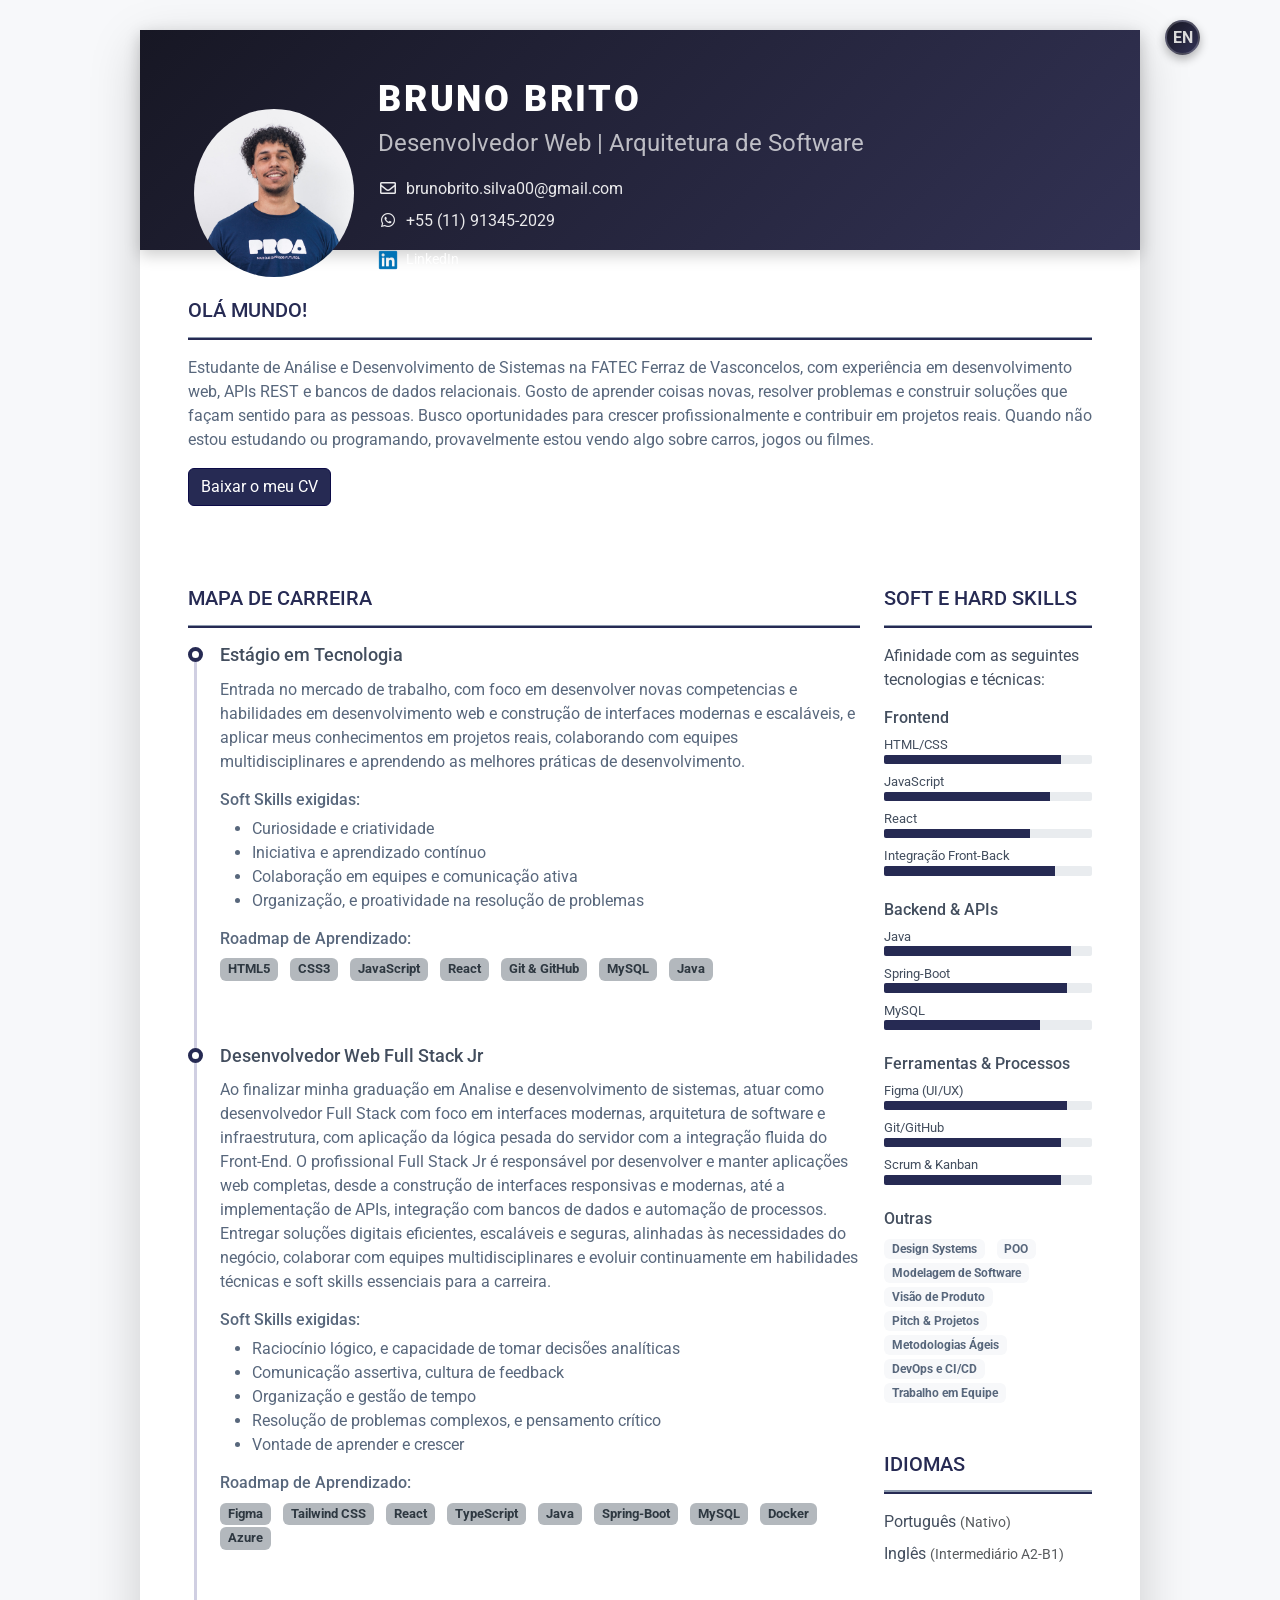
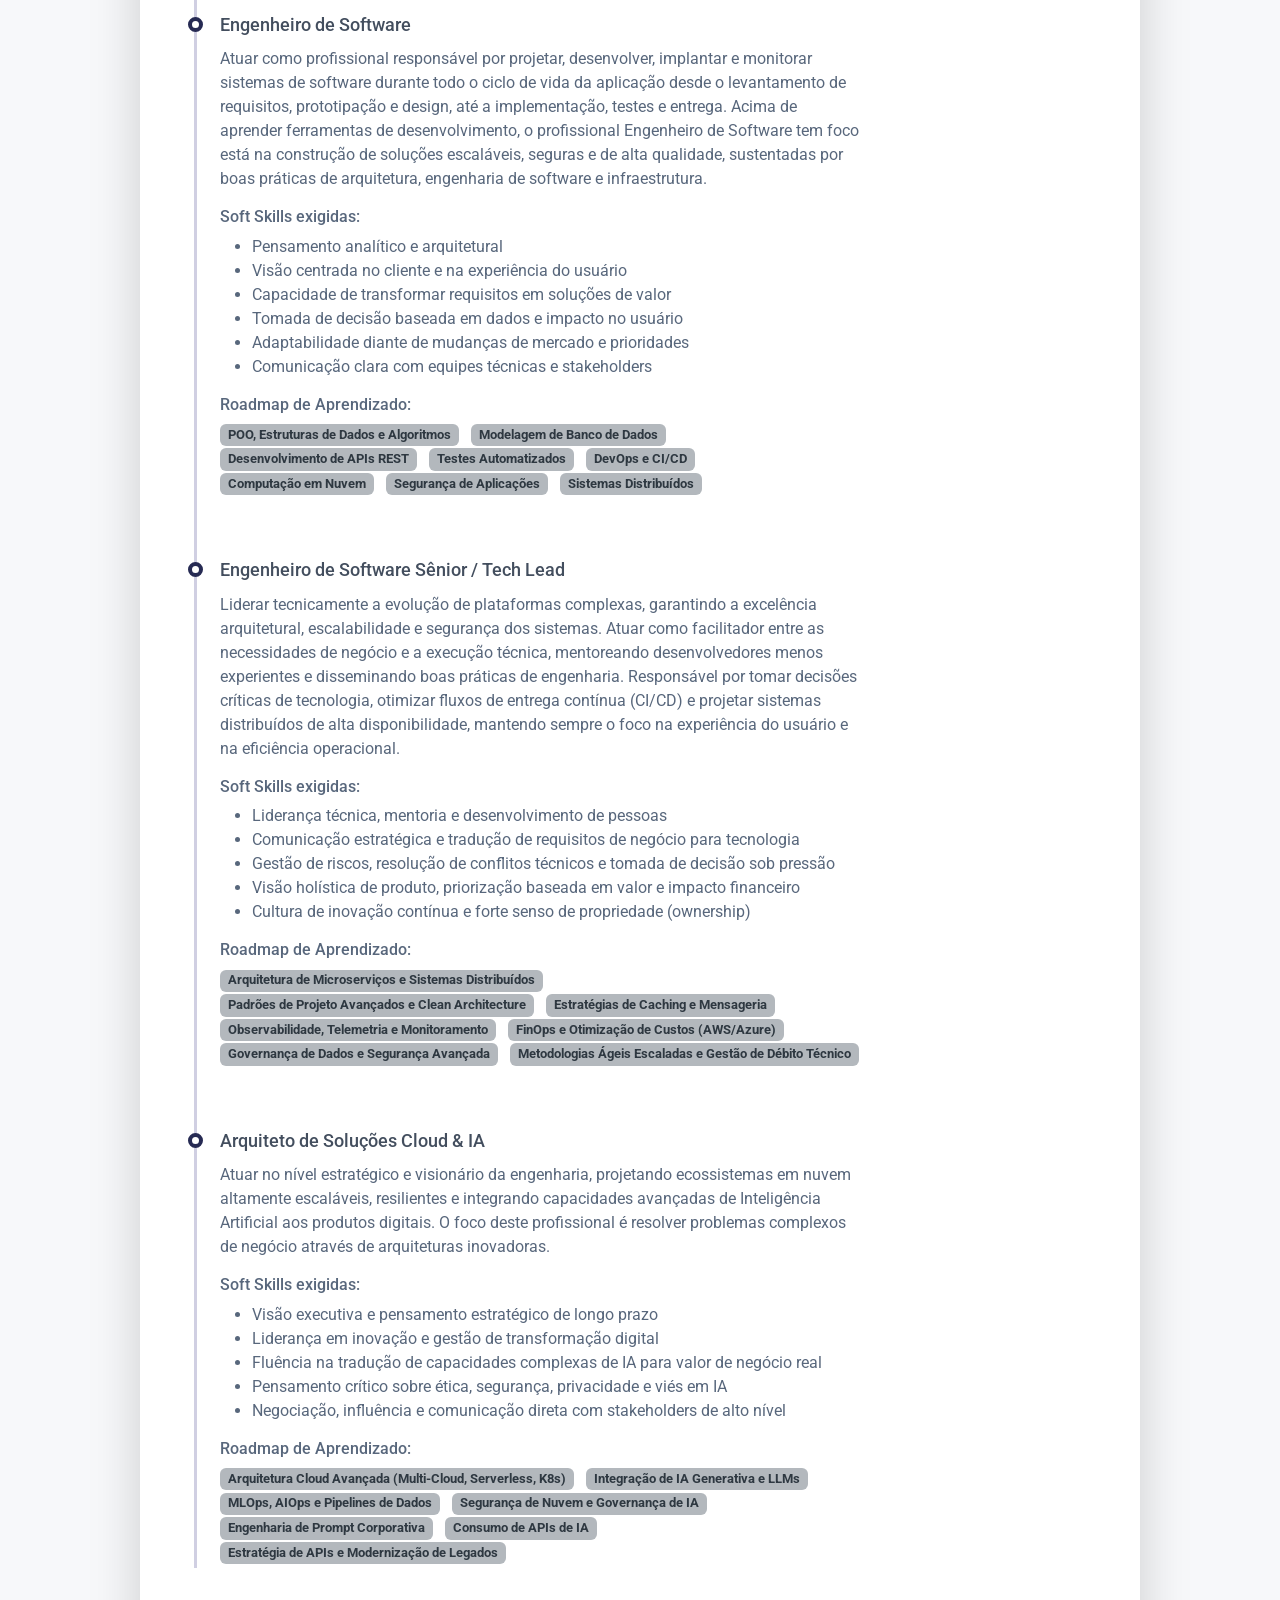
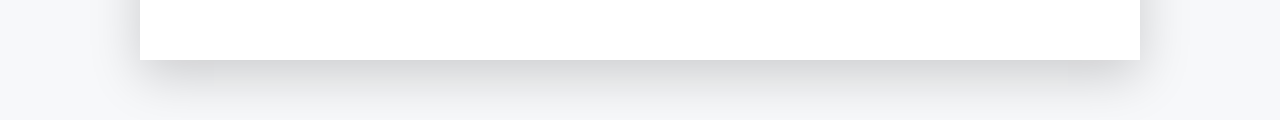
<file: index.html>
<!DOCTYPE html>
<html lang="pt-BR">

<!-- //Usei parte do seu código, aqui os créditos pra Jai: github.com/jaiane-soares. -->

<head>
    <title>Mapa de Carreira | Bruno Brito</title>

    <meta charset="utf-8">
    <meta http-equiv="X-UA-Compatible" content="IE=edge">
    <meta name="viewport" content="width=device-width, initial-scale=1.0">
    <meta name="description"
        content="Portfólio e trajetória profissional de Bruno Brito, desenvolvedor Full Stack com foco em interfaces modernas, automação, arquitetura de software e liderança em tecnologia.">
    <link rel="shortcut icon" href="favicon.ico">
    <link href="https://fonts.googleapis.com/css?family=Roboto:300,400,500,700,900" rel="stylesheet">
    <link rel="stylesheet" href="https://cdnjs.cloudflare.com/ajax/libs/font-awesome/5.15.4/css/all.min.css">
    <link id="theme-style" rel="stylesheet" href="assets/css/bootstrap.css">
    <style>
        @import url('assets/css/index.css');
    </style>
</head>

<body>

    <!-- <FEAT>Painel de acessibilidade -->
    <div class="accessibility-panel">
        <button id="lang-toggle" onclick='window.location.href = "english.html"' data-lang="pt"
            aria-label="Mudar idioma" title="Change Language">
            <span class="lang-text">EN</span>
        </button>
    </div>


    <article class="resume-wrapper text-center position-relative">
        <div class="resume-wrapper-inner mx-auto text-start bg-white shadow-lg">
            <header class="resume-header p-4">
                <div class="row align-items-center">
                    <div class="col-auto resume-picture-holder">
                        <img class="picture rounded-circle" src="/assets/images/profilepic.jpg"
                            alt="Foto de Bruno Brito da silva">
                    </div>

                    <div class="col">
                        <div class="row justify-content-between">
                            <div class="primary-info col-auto">
                                <h1 class="name mt-0 mb-1 text-white text-uppercase">Bruno Brito</h1>
                                <div class="title mb-3" style="color: rgba(255,255,255,0.7);">Desenvolvedor Web |
                                    Arquitetura de Software</div>
                                <ul class="list-unstyled">
                                    <li class="mb-2">
                                        <a class="text-link" href="mailto:brunobrito.silva00@gmail.com">
                                            <i class="far fa-envelope fa-fw me-2"></i>brunobrito.silva00@gmail.com
                                        </a>
                                    </li>
                                    <li class="mb-2">
                                        <a class="text-link" href="https://wa.me/5511913452029" target="_blank">
                                            <i class="fab fa-whatsapp fa-fw me-2"></i>+55 (11) 91345-2029
                                        </a>
                                    </li>
                                </ul>
                            </div>

                            <div class="secondary-info col-12 col-md-5 mt-3 mt-md-0">
                                <ul class="resume-social list-unstyled mb-0">
                                    <li class="mb-3">
                                        <a class="text-link" href="https://www.linkedin.com/in/brunob-silva/"
                                            target="_blank">

                                            <img src="assets/images/linkedin.png" alt="Ícone LinkedIn"
                                                style="width: 20px; height: 20px; object-fit: contain; margin-right: 5px;">
                                            </span>
                                            LinkedIn
                                        </a>
                                    </li>
                                    <li class="mb-0">
                                        <a class="text-link" href="https://github.com/brunobdev04" target="_blank">

                                            <img src="assets/images/github.png" alt="Ícone Github"
                                                style="width: 20px; height: 20px; object-fit: contain; margin-right: 5px;">
                                            </span>
                                            Github
                                        </a>
                                    </li>
                                </ul>
                            </div>
                        </div>
                    </div>

            </header>


            <div class="resume-body p-5">
                <section class="resume-section summary-section mb-5">
                    <h2 class="resume-section-title text-uppercase font-weight-bold pb-3 mb-3 data-i18n=" hello"
                        data-i18n-default="Hello">Olá mundo!</h2>
                    <div class="resume-section-content">
                        <p class="mb-0">Estudante de Análise e Desenvolvimento de Sistemas na FATEC Ferraz de Vasconcelos,
                             com experiência em desenvolvimento web, APIs REST e bancos de dados relacionais. Gosto
                              de aprender coisas novas, resolver problemas e construir soluções que façam sentido para
                               as pessoas. Busco oportunidades para crescer profissionalmente e contribuir em projetos 
                               reais. Quando não estou estudando ou programando, provavelmente estou vendo algo sobre carros,
                                jogos ou filmes.</p>

                        <a class="btn btn-primary mt-3" href="dados/cv_brunob.pdf" target="_blank"
                            download="Curriculo_Bruno_Brito.pdf">Baixar o meu CV</a>
                    </div>
                </section>
                <div class="row">
                    <div class="col-lg-9">
                        <section class="resume-section experience-section mb-5">
                            <h2 class="resume-section-title text-uppercase font-weight-bold pb-3 mb-3">Mapa de Carreira
                            </h2>
                            <div class="resume-section-content">
                                <div class="resume-timeline position-relative">

                                    <article class="resume-timeline-item position-relative pb-5">
                                        <div class="resume-timeline-item-header mb-2">
                                            <div class="d-flex flex-column flex-md-row">
                                                <h3 class="resume-position-title font-weight-bold mb-1">Estágio em
                                                    Tecnologia</h3>
                                            </div>
                                        </div>
                                        <div class="resume-timeline-item-desc">
                                            <p>Entrada no mercado de trabalho, com foco em desenvolver novas
                                                competencias e habilidades em desenvolvimento web e construção de
                                                interfaces modernas e escaláveis, e aplicar meus conhecimentos em
                                                projetos reais, colaborando com equipes multidisciplinares e aprendendo
                                                as melhores práticas de desenvolvimento.</p>
                                            <h4 class="resume-timeline-item-desc-heading font-weight-bold">Soft Skills
                                                exigidas:</h4>
                                            <ul>
                                                <li>Curiosidade e criatividade</li>
                                                <li>Iniciativa e aprendizado contínuo</li>
                                                <li>Colaboração em equipes e comunicação ativa</li>
                                                <li>Organização, e proatividade na resolução de problemas</li>
                                            </ul>
                                            <h4 class="resume-timeline-item-desc-heading font-weight-bold">Roadmap de
                                                Aprendizado:</h4>
                                            <ul class="list-inline">
                                                <li class="list-inline-item"><span
                                                        class="badge bg-secondary badge-pill">HTML5</span></li>
                                                <li class="list-inline-item"><span
                                                        class="badge bg-secondary badge-pill">CSS3</span></li>
                                                <li class="list-inline-item"><span
                                                        class="badge bg-secondary badge-pill">JavaScript</span></li>
                                                <li class="list-inline-item"><span
                                                        class="badge bg-secondary badge-pill">React</span></li>
                                                <li class="list-inline-item"><span
                                                        class="badge bg-secondary badge-pill">Git & GitHub</span></li>
                                                <li class="list-inline-item"><span
                                                        class="badge bg-secondary badge-pill">MySQL</span></li>
                                                <li class="list-inline-item"><span
                                                        class="badge bg-secondary badge-pill">Java</span></li>
                                            </ul>
                                        </div>
                                    </article>

                                    <article class="resume-timeline-item position-relative pb-5">
                                        <div class="resume-timeline-item-header mb-2">
                                            <div class="d-flex flex-column flex-md-row">
                                                <h3 class="resume-position-title font-weight-bold mb-1">Desenvolvedor
                                                    Web Full Stack Jr</h3>
                                            </div>
                                        </div>
                                        <div class="resume-timeline-item-desc">
                                            <p>Ao finalizar minha graduação em Analise e desenvolvimento de sistemas,
                                                atuar como desenvolvedor Full Stack com foco em interfaces modernas,
                                                arquitetura de software e infraestrutura, com aplicação da lógica pesada
                                                do servidor com a integração fluida do Front-End. O profissional Full
                                                Stack Jr é responsável por desenvolver e manter aplicações web
                                                completas, desde a construção de interfaces responsivas e modernas, até
                                                a implementação de APIs, integração com bancos de dados e automação de
                                                processos. Entregar soluções digitais eficientes, escaláveis e seguras,
                                                alinhadas às necessidades do negócio, colaborar com equipes
                                                multidisciplinares e evoluir continuamente em habilidades técnicas e
                                                soft skills essenciais para a carreira.</p>
                                            <h4 class="resume-timeline-item-desc-heading font-weight-bold">Soft Skills
                                                exigidas:</h4>
                                            <ul>
                                                <li>Raciocínio lógico, e capacidade de tomar decisões analíticas</li>
                                                <li>Comunicação assertiva, cultura de feedback</li>
                                                <li>Organização e gestão de tempo</li>
                                                <li>Resolução de problemas complexos, e pensamento crítico</li>
                                                <li>Vontade de aprender e crescer</li>
                                            </ul>
                                            <h4 class="resume-timeline-item-desc-heading font-weight-bold">Roadmap de
                                                Aprendizado:</h4>
                                            <ul class="list-inline">
                                                <li class="list-inline-item"><span
                                                        class="badge bg-secondary badge-pill">Figma</span></li>
                                                <li class="list-inline-item"><span
                                                        class="badge bg-secondary badge-pill">Tailwind CSS</span></li>
                                                <li class="list-inline-item"><span
                                                        class="badge bg-secondary badge-pill">React</span></li>
                                                <li class="list-inline-item"><span
                                                        class="badge bg-secondary badge-pill">TypeScript</span></li>
                                                <li class="list-inline-item"><span
                                                        class="badge bg-secondary badge-pill">Java</span></li>
                                                <li class="list-inline-item"><span
                                                        class="badge bg-secondary badge-pill">Spring-Boot</span></li>
                                                <li class="list-inline-item"><span
                                                        class="badge bg-secondary badge-pill">MySQL</span></li>
                                                <li class="list-inline-item"><span
                                                        class="badge bg-secondary badge-pill">Docker</span></li>
                                                <li class="list-inline-item"><span
                                                        class="badge bg-secondary badge-pill">Azure</span></li>
                                            </ul>
                                        </div>
                                    </article>

                                    <article class="resume-timeline-item position-relative pb-5">
                                        <div class="resume-timeline-item-header mb-2">
                                            <div class="d-flex flex-column flex-md-row">
                                                <h3 class="resume-position-title font-weight-bold mb-1">Engenheiro de
                                                    Software</h3>
                                            </div>
                                        </div>
                                        <div class="resume-timeline-item-desc">
                                            <p>Atuar como profissional responsável por projetar, desenvolver, implantar
                                                e monitorar sistemas de software durante todo o ciclo de vida da
                                                aplicação desde o levantamento de requisitos, prototipação e design, até
                                                a implementação, testes e entrega. Acima de aprender ferramentas de
                                                desenvolvimento, o profissional Engenheiro de Software tem foco está na
                                                construção de soluções escaláveis, seguras e de alta qualidade,
                                                sustentadas por boas práticas de arquitetura, engenharia de software e
                                                infraestrutura.</p>
                                            <h4 class="resume-timeline-item-desc-heading font-weight-bold">Soft Skills
                                                exigidas:</h4>
                                            <ul>
                                                <li>Pensamento analítico e arquitetural</li>
                                                <li>Visão centrada no cliente e na experiência do usuário</li>
                                                <li>Capacidade de transformar requisitos em soluções de valor</li>
                                                <li>Tomada de decisão baseada em dados e impacto no usuário</li>
                                                <li>Adaptabilidade diante de mudanças de mercado e prioridades</li>
                                                <li>Comunicação clara com equipes técnicas e stakeholders</li>
                                            </ul>
                                            <h4 class="resume-timeline-item-desc-heading font-weight-bold">Roadmap de
                                                Aprendizado:</h4>
                                            <ul class="list-inline">
                                                <li class="list-inline-item"><span
                                                        class="badge bg-secondary badge-pill">POO, Estruturas de Dados e
                                                        Algoritmos</span></li>
                                                <li class="list-inline-item"><span
                                                        class="badge bg-secondary badge-pill">Modelagem de Banco de
                                                        Dados</span></li>
                                                <li class="list-inline-item"><span
                                                        class="badge bg-secondary badge-pill">Desenvolvimento de APIs
                                                        REST</span></li>
                                                <li class="list-inline-item"><span
                                                        class="badge bg-secondary badge-pill">Testes
                                                        Automatizados</span></li>
                                                <li class="list-inline-item"><span
                                                        class="badge bg-secondary badge-pill">DevOps e CI/CD</span></li>
                                                <li class="list-inline-item"><span
                                                        class="badge bg-secondary badge-pill">Computação em Nuvem</span>
                                                </li>
                                                <li class="list-inline-item"><span
                                                        class="badge bg-secondary badge-pill">Segurança de
                                                        Aplicações</span></li>
                                                <li class="list-inline-item"><span
                                                        class="badge bg-secondary badge-pill">Sistemas
                                                        Distribuídos</span></li>
                                            </ul>
                                        </div>
                                    </article>

                                    <article class="resume-timeline-item position-relative pb-5">
                                        <div class="resume-timeline-item-header mb-2">
                                            <div class="d-flex flex-column flex-md-row">
                                                <h3 class="resume-position-title font-weight-bold mb-1">Engenheiro de
                                                    Software Sênior / Tech Lead</h3>
                                            </div>
                                        </div>
                                        <div class="resume-timeline-item-desc">
                                            <p>Liderar tecnicamente a evolução de plataformas complexas, garantindo a
                                                excelência arquitetural, escalabilidade e segurança dos sistemas. Atuar
                                                como facilitador entre as necessidades de negócio e a execução técnica,
                                                mentoreando desenvolvedores menos experientes e disseminando boas
                                                práticas de engenharia. Responsável por tomar decisões críticas de
                                                tecnologia, otimizar fluxos de entrega contínua (CI/CD) e projetar
                                                sistemas distribuídos de alta disponibilidade, mantendo sempre o foco na
                                                experiência do usuário e na eficiência operacional.</p>
                                            <h4 class="resume-timeline-item-desc-heading font-weight-bold">Soft Skills
                                                exigidas:</h4>
                                            <ul>
                                                <li>Liderança técnica, mentoria e desenvolvimento de pessoas</li>
                                                <li>Comunicação estratégica e tradução de requisitos de negócio para
                                                    tecnologia</li>
                                                <li>Gestão de riscos, resolução de conflitos técnicos e tomada de
                                                    decisão sob pressão</li>
                                                <li>Visão holística de produto, priorização baseada em valor e impacto
                                                    financeiro</li>
                                                <li>Cultura de inovação contínua e forte senso de propriedade
                                                    (ownership)</li>
                                            </ul>
                                            <h4 class="resume-timeline-item-desc-heading font-weight-bold">Roadmap de
                                                Aprendizado:</h4>
                                            <ul class="list-inline">
                                                <li class="list-inline-item"><span
                                                        class="badge bg-secondary badge-pill">Arquitetura de
                                                        Microserviços e Sistemas Distribuídos</span></li>
                                                <li class="list-inline-item"><span
                                                        class="badge bg-secondary badge-pill">Padrões de Projeto
                                                        Avançados e Clean Architecture</span></li>
                                                <li class="list-inline-item"><span
                                                        class="badge bg-secondary badge-pill">Estratégias de Caching e
                                                        Mensageria</span></li>
                                                <li class="list-inline-item"><span
                                                        class="badge bg-secondary badge-pill">Observabilidade,
                                                        Telemetria e Monitoramento</span></li>
                                                <li class="list-inline-item"><span
                                                        class="badge bg-secondary badge-pill">FinOps e Otimização de
                                                        Custos (AWS/Azure)</span></li>
                                                <li class="list-inline-item"><span
                                                        class="badge bg-secondary badge-pill">Governança de Dados e
                                                        Segurança Avançada</span></li>
                                                <li class="list-inline-item"><span
                                                        class="badge bg-secondary badge-pill">Metodologias Ágeis
                                                        Escaladas e Gestão de Débito Técnico</span></li>
                                            </ul>
                                        </div>
                                    </article>


                                    <article class="resume-timeline-item position-relative">
                                        <div class="resume-timeline-item-header mb-2">
                                            <div class="d-flex flex-column flex-md-row">
                                                <h3 class="resume-position-title font-weight-bold mb-1">Arquiteto de
                                                    Soluções Cloud & IA</h3>
                                            </div>
                                        </div>
                                        <div class="resume-timeline-item-desc">
                                            <p>Atuar no nível estratégico e visionário da engenharia, projetando
                                                ecossistemas em nuvem altamente escaláveis, resilientes e integrando
                                                capacidades avançadas de Inteligência Artificial aos produtos digitais.
                                                O foco deste profissional é resolver problemas complexos de negócio
                                                através de arquiteturas inovadoras.</p>
                                            <h4 class="resume-timeline-item-desc-heading font-weight-bold">Soft Skills
                                                exigidas:</h4>
                                            <ul>
                                                <li>Visão executiva e pensamento estratégico de longo prazo</li>
                                                <li>Liderança em inovação e gestão de transformação digital</li>
                                                <li>Fluência na tradução de capacidades complexas de IA para valor de
                                                    negócio real</li>
                                                <li>Pensamento crítico sobre ética, segurança, privacidade e viés em IA
                                                </li>
                                                <li>Negociação, influência e comunicação direta com stakeholders de alto
                                                    nível</li>
                                            </ul>
                                            <h4 class="resume-timeline-item-desc-heading font-weight-bold">Roadmap de
                                                Aprendizado:</h4>
                                            <ul class="list-inline">
                                                <li class="list-inline-item"><span
                                                        class="badge bg-secondary badge-pill">Arquitetura Cloud Avançada
                                                        (Multi-Cloud, Serverless, K8s)</span></li>
                                                <li class="list-inline-item"><span
                                                        class="badge bg-secondary badge-pill">Integração de IA
                                                        Generativa e LLMs</span></li>
                                                <li class="list-inline-item"><span
                                                        class="badge bg-secondary badge-pill">MLOps, AIOps e Pipelines
                                                        de Dados</span></li>
                                                <li class="list-inline-item"><span
                                                        class="badge bg-secondary badge-pill">Segurança de Nuvem e
                                                        Governança de IA</span></li>
                                                <li class="list-inline-item"><span
                                                        class="badge bg-secondary badge-pill">Engenharia de Prompt
                                                        Corporativa</span></li>
                                                <li class="list-inline-item"><span
                                                        class="badge bg-secondary badge-pill">Consumo de APIs de
                                                        IA</span></li>
                                                <li class="list-inline-item"><span
                                                        class="badge bg-secondary badge-pill">Estratégia de APIs e
                                                        Modernização de Legados</span></li>
                                            </ul>
                                        </div>
                                    </article>

                                </div>
                            </div>
                        </section>
                    </div>
                    <div class="col-lg-3">
                        <section class="resume-section skills-section mb-5">
                            <h2 class="resume-section-title text-uppercase font-weight-bold pb-3 mb-3">Soft e Hard
                                Skills</h2>
                            <p>Afinidade com as seguintes tecnologias e técnicas:</p>
                            <div class="resume-section-content">

                                <div class="resume-skill-item">
                                    <h4 class="resume-skills-cat font-weight-bold">Frontend</h4>
                                    <ul class="list-unstyled mb-4">
                                        <li class="mb-2">
                                            <div class="resume-skill-name">HTML/CSS</div>
                                            <div class="progress resume-progress">
                                                <div class="progress-bar theme-progress-bar-dark" role="progressbar"
                                                    style="width: 85%" aria-valuenow="85" aria-valuemin="0"
                                                    aria-valuemax="100"></div>
                                            </div>
                                        </li>
                                        <li class="mb-2">
                                            <div class="resume-skill-name">JavaScript</div>
                                            <div class="progress resume-progress">
                                                <div class="progress-bar theme-progress-bar-dark" role="progressbar"
                                                    style="width: 80%" aria-valuenow="80" aria-valuemin="0"
                                                    aria-valuemax="100"></div>
                                            </div>
                                        </li>
                                        <li class="mb-2">
                                            <div class="resume-skill-name">React</div>
                                            <div class="progress resume-progress">
                                                <div class="progress-bar theme-progress-bar-dark" role="progressbar"
                                                    style="width: 70%" aria-valuenow="70" aria-valuemin="0"
                                                    aria-valuemax="100"></div>
                                            </div>
                                        </li>
                                        <li class="mb-2">
                                            <div class="resume-skill-name">Integração Front-Back</div>
                                            <div class="progress resume-progress">
                                                <div class="progress-bar theme-progress-bar-dark" role="progressbar"
                                                    style="width: 82%" aria-valuenow="82" aria-valuemin="0"
                                                    aria-valuemax="100"></div>
                                            </div>
                                        </li>
                                    </ul>
                                </div>

                                <div class="resume-skill-item">
                                    <h4 class="resume-skills-cat font-weight-bold">Backend & APIs</h4>
                                    <ul class="list-unstyled mb-4">
                                        <li class="mb-2">
                                            <div class="resume-skill-name">Java</div>
                                            <div class="progress resume-progress">
                                                <div class="progress-bar theme-progress-bar-dark" role="progressbar"
                                                    style="width: 90%" aria-valuenow="90" aria-valuemin="0"
                                                    aria-valuemax="100"></div>
                                            </div>
                                        </li>
                                        <li class="mb-2">
                                            <div class="resume-skill-name">Spring-Boot</div>
                                            <div class="progress resume-progress">
                                                <div class="progress-bar theme-progress-bar-dark" role="progressbar"
                                                    style="width: 88%" aria-valuenow="88" aria-valuemin="0"
                                                    aria-valuemax="100"></div>
                                            </div>
                                        </li>

                                        <li class="mb-2">
                                            <div class="resume-skill-name">MySQL</div>
                                            <div class="progress resume-progress">
                                                <div class="progress-bar theme-progress-bar-dark" role="progressbar"
                                                    style="width: 75%" aria-valuenow="75" aria-valuemin="0"
                                                    aria-valuemax="100"></div>
                                            </div>
                                        </li>
                                    </ul>
                                </div>

                                <div class="resume-skill-item">
                                    <h4 class="resume-skills-cat font-weight-bold">Ferramentas & Processos</h4>
                                    <ul class="list-unstyled mb-4">
                                        <li class="mb-2">
                                            <div class="resume-skill-name">Figma (UI/UX)</div>
                                            <div class="progress resume-progress">
                                                <div class="progress-bar theme-progress-bar-dark" role="progressbar"
                                                    style="width: 88%" aria-valuenow="88" aria-valuemin="0"
                                                    aria-valuemax="100"></div>
                                            </div>
                                        </li>
                                        <li class="mb-2">
                                            <div class="resume-skill-name">Git/GitHub</div>
                                            <div class="progress resume-progress">
                                                <div class="progress-bar theme-progress-bar-dark" role="progressbar"
                                                    style="width: 85%" aria-valuenow="85" aria-valuemin="0"
                                                    aria-valuemax="100"></div>
                                            </div>
                                        </li>
                                        <li class="mb-2">
                                            <div class="resume-skill-name">Scrum & Kanban</div>
                                            <div class="progress resume-progress">
                                                <div class="progress-bar theme-progress-bar-dark" role="progressbar"
                                                    style="width: 85%" aria-valuenow="85" aria-valuemin="0"
                                                    aria-valuemax="100"></div>
                                            </div>
                                        </li>
                                    </ul>
                                </div>

                                <div class="resume-skill-item">
                                    <h4 class="resume-skills-cat font-weight-bold">Outras</h4>
                                    <ul class="list-inline">
                                        <li class="list-inline-item"><span class="badge badge-light">Design
                                                Systems</span></li>
                                        <li class="list-inline-item"><span class="badge badge-light">POO</span></li>
                                        <li class="list-inline-item"><span class="badge badge-light">Modelagem de
                                                Software</span></li>
                                        <li class="list-inline-item"><span class="badge badge-light">Visão de
                                                Produto</span></li>
                                        <li class="list-inline-item"><span class="badge badge-light">Pitch &
                                                Projetos</span></li>
                                        <li class="list-inline-item"><span class="badge badge-light">Metodologias
                                                Ágeis</span></li>
                                        <li class="list-inline-item"><span class="badge badge-light">DevOps e
                                                CI/CD</span></li>
                                        <li class="list-inline-item"><span class="badge badge-light">Trabalho em
                                                Equipe</span></li>
                                    </ul>
                                </div>
                            </div>
                        </section>
                        <section class="resume-section language-section mb-5">
                            <h2 class="resume-section-title text-uppercase font-weight-bold pb-3 mb-3">Idiomas</h2>
                            <div class="resume-section-content">
                                <ul class="list-unstyled resume-lang-list">
                                    <li class="mb-2"><span class="resume-lang-name font-weight-bold">Português</span>
                                        <small class="text-muted font-weight-normal">(Nativo)</small>
                                    </li>
                                    <li class="mb-2 align-middle"><span
                                            class="resume-lang-name font-weight-bold">Inglês</span> <small
                                            class="text-muted font-weight-normal">(Intermediário A2-B1)</small></li>
                                </ul>
                            </div>
                        </section>
                    </div>
                </div>
            </div>
        </div>
    </article>
</body>

</html>
</file>
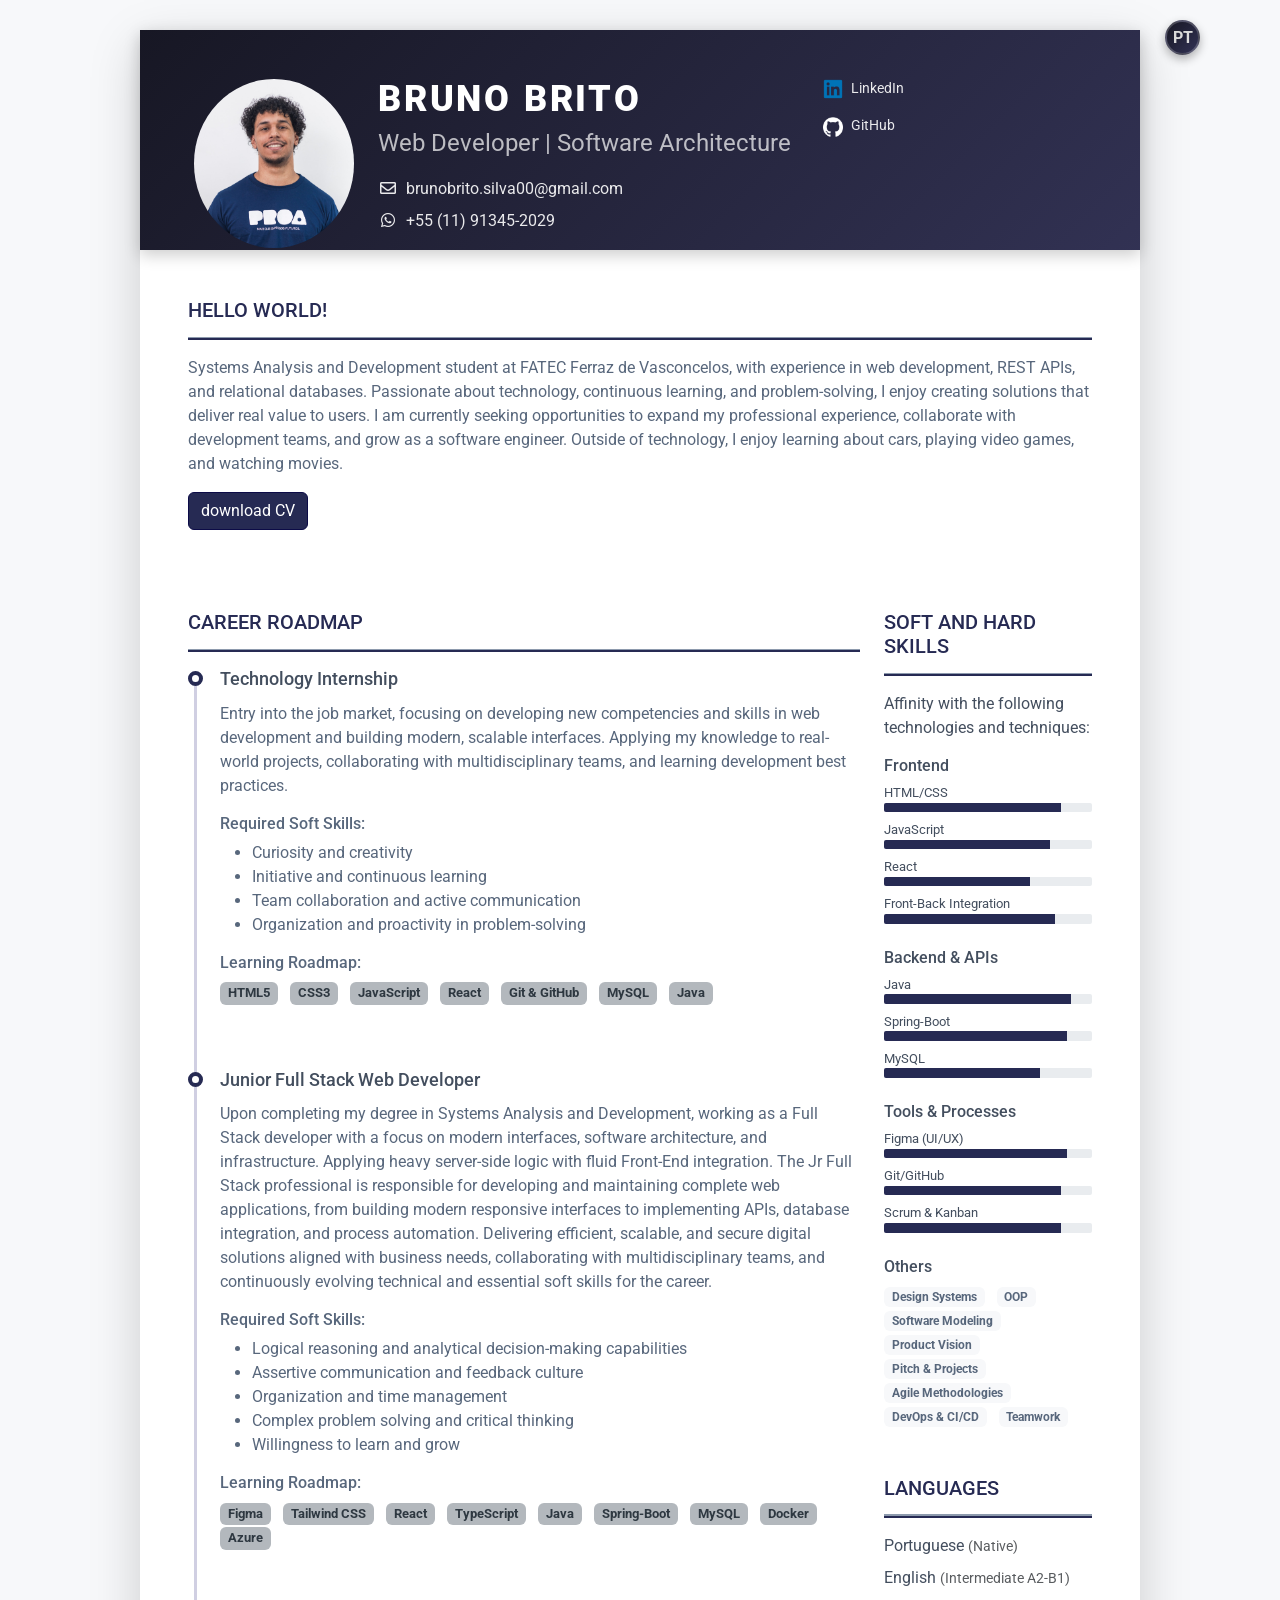
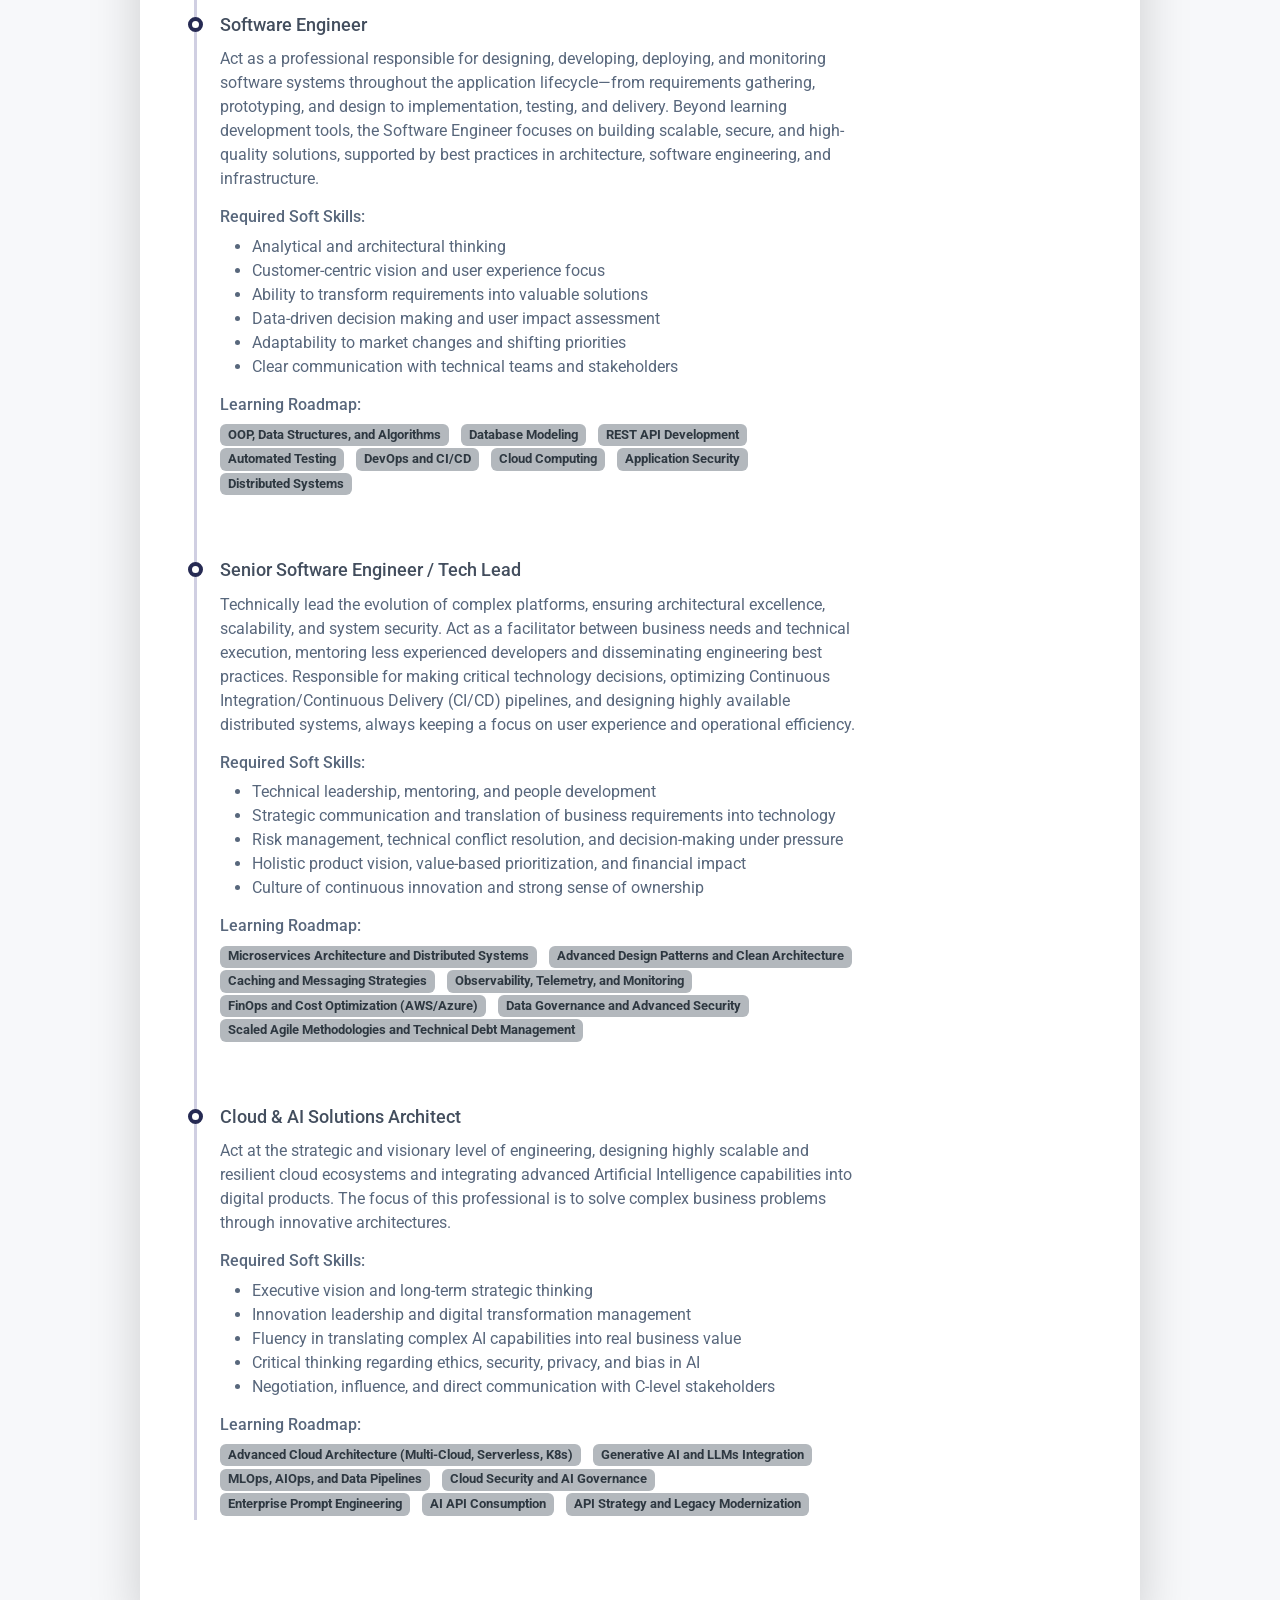
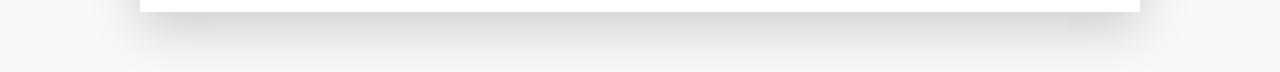
<file: english.html>
<!DOCTYPE html>
<html lang="pt-BR">

<!-- //Usei parte do seu código, aqui os créditos pra Jai: github.com/jaiane-soares. -->

<head>
    <title>Mapa de Carreira | Bruno Brito</title>

    <meta charset="utf-8">
    <meta http-equiv="X-UA-Compatible" content="IE=edge">
    <meta name="viewport" content="width=device-width, initial-scale=1.0">
    <meta name="description"
        content="Portfólio e trajetória profissional de Bruno Brito, desenvolvedor Full Stack com foco em interfaces modernas, automação, arquitetura de software e liderança em tecnologia.">
    <link rel="shortcut icon" href="favicon.ico">
    <link href="https://fonts.googleapis.com/css?family=Roboto:300,400,500,700,900" rel="stylesheet">
    <link rel="stylesheet" href="https://cdnjs.cloudflare.com/ajax/libs/font-awesome/5.15.4/css/all.min.css">
    <link id="theme-style" rel="stylesheet" href="assets/css/bootstrap.css">
    <style>
        @import url('assets/css/index.css');
    </style>
</head>

<body>
    
        <div class="accessibility-panel">
        <button onclick='window.location.href = "index.html"' id="lang-toggle" data-lang="pt" aria-label="Mudar idioma" title="Change Language">

            <span class="lang-text">PT</span>
   
        </button>
    </div> 


<article class="resume-wrapper text-center position-relative">
        <div class="resume-wrapper-inner mx-auto text-start bg-white shadow-lg">
            <header class="resume-header p-4">
                <div class="row align-items-center">
                    <div class="col-auto resume-picture-holder">
                        <img class="picture rounded-circle" src="/assets/images/profilepic.jpg"
                            alt="Photo of Bruno Brito da Silva">
                    </div>

                    <div class="col">
                        <div class="row justify-content-between">
                            <div class="primary-info col-auto">
                                <h1 class="name mt-0 mb-1 text-white text-uppercase">Bruno Brito</h1>
                                <div class="title mb-3" style="color: rgba(255,255,255,0.7);">Web Developer |
                                    Software Architecture</div>
                                <ul class="list-unstyled">
                                    <li class="mb-2">
                                        <a class="text-link" href="mailto:brunobrito.silva00@gmail.com">
                                            <i class="far fa-envelope fa-fw me-2"></i>brunobrito.silva00@gmail.com
                                        </a>
                                    </li>
                                    <li class="mb-2">
                                        <a class="text-link" href="https://wa.me/5511913452029" target="_blank">
                                            <i class="fab fa-whatsapp fa-fw me-2"></i>+55 (11) 91345-2029
                                        </a>
                                    </li>
                                </ul>
                            </div>

                            <div class="secondary-info col-12 col-md-5 mt-3 mt-md-0">
                                <ul class="resume-social list-unstyled mb-0">
                                    <li class="mb-3">
                                        <a class="text-link" href="https://www.linkedin.com/in/brunob-silva/"
                                            target="_blank">

                                            <img src="assets/images/linkedin.png" alt="LinkedIn Icon"
                                                style="width: 20px; height: 20px; object-fit: contain; margin-right: 5px;">
                                            </span>
                                            LinkedIn
                                        </a>
                                    </li>
                                    <li class="mb-0">
                                        <a class="text-link" href="https://github.com/brunobdev04" target="_blank">

                                            <img src="assets/images/github.png" alt="GitHub Icon"
                                                style="width: 20px; height: 20px; object-fit: contain; margin-right: 5px;">
                                            </span>
                                            GitHub
                                        </a>
                                    </li>
                                </ul>
                            </div>
                        </div>
                    </div>

            </header>


            <div class="resume-body p-5">
                <section class="resume-section summary-section mb-5">
                    <h2 class="resume-section-title text-uppercase font-weight-bold pb-3 mb-3" data-i18n="hello" data-i18n-default="Hello">Hello World!</h2>
                    <div class="resume-section-content">
                        <p class="mb-0">Systems Analysis and Development student at FATEC Ferraz de Vasconcelos, with experience in web development, REST APIs, and relational databases. Passionate about technology, continuous learning, and problem-solving, I enjoy creating solutions that deliver real value to users. I am currently seeking opportunities to expand my professional experience, collaborate with development teams, and grow as a software engineer. Outside of technology, I enjoy learning about cars, playing video games, and watching movies.</p>
                        <a class="btn btn-primary mt-3" href="dados/cv_brunob.pdf" target="_blank"
                            download="Curriculo_Bruno_Brito.pdf">download CV</a>
                    </div>
                </section>
                <div class="row">
                    <div class="col-lg-9">
                        <section class="resume-section experience-section mb-5">
                            <h2 class="resume-section-title text-uppercase font-weight-bold pb-3 mb-3">Career Roadmap
                            </h2>
                            <div class="resume-section-content">
                                <div class="resume-timeline position-relative">

                                    <article class="resume-timeline-item position-relative pb-5">
                                        <div class="resume-timeline-item-header mb-2">
                                            <div class="d-flex flex-column flex-md-row">
                                                <h3 class="resume-position-title font-weight-bold mb-1">Technology Internship</h3>
                                            </div>
                                        </div>
                                        <div class="resume-timeline-item-desc">
                                            <p>Entry into the job market, focusing on developing new competencies and skills in web development and building modern, scalable interfaces. Applying my knowledge to real-world projects, collaborating with multidisciplinary teams, and learning development best practices.</p>
                                            <h4 class="resume-timeline-item-desc-heading font-weight-bold">Required Soft Skills:</h4>
                                            <ul>
                                                <li>Curiosity and creativity</li>
                                                <li>Initiative and continuous learning</li>
                                                <li>Team collaboration and active communication</li>
                                                <li>Organization and proactivity in problem-solving</li>
                                            </ul>
                                            <h4 class="resume-timeline-item-desc-heading font-weight-bold">Learning Roadmap:</h4>
                                            <ul class="list-inline">
                                                <li class="list-inline-item"><span
                                                        class="badge bg-secondary badge-pill">HTML5</span></li>
                                                <li class="list-inline-item"><span
                                                        class="badge bg-secondary badge-pill">CSS3</span></li>
                                                <li class="list-inline-item"><span
                                                        class="badge bg-secondary badge-pill">JavaScript</span></li>
                                                <li class="list-inline-item"><span
                                                        class="badge bg-secondary badge-pill">React</span></li>
                                                <li class="list-inline-item"><span
                                                        class="badge bg-secondary badge-pill">Git & GitHub</span></li>
                                                <li class="list-inline-item"><span
                                                        class="badge bg-secondary badge-pill">MySQL</span></li>
                                                <li class="list-inline-item"><span
                                                        class="badge bg-secondary badge-pill">Java</span></li>
                                            </ul>
                                        </div>
                                    </article>

                                    <article class="resume-timeline-item position-relative pb-5">
                                        <div class="resume-timeline-item-header mb-2">
                                            <div class="d-flex flex-column flex-md-row">
                                                <h3 class="resume-position-title font-weight-bold mb-1">Junior Full Stack Web Developer</h3>
                                            </div>
                                        </div>
                                        <div class="resume-timeline-item-desc">
                                            <p>Upon completing my degree in Systems Analysis and Development, working as a Full Stack developer with a focus on modern interfaces, software architecture, and infrastructure. Applying heavy server-side logic with fluid Front-End integration. The Jr Full Stack professional is responsible for developing and maintaining complete web applications, from building modern responsive interfaces to implementing APIs, database integration, and process automation. Delivering efficient, scalable, and secure digital solutions aligned with business needs, collaborating with multidisciplinary teams, and continuously evolving technical and essential soft skills for the career.</p>
                                            <h4 class="resume-timeline-item-desc-heading font-weight-bold">Required Soft Skills:</h4>
                                            <ul>
                                                <li>Logical reasoning and analytical decision-making capabilities</li>
                                                <li>Assertive communication and feedback culture</li>
                                                <li>Organization and time management</li>
                                                <li>Complex problem solving and critical thinking</li>
                                                <li>Willingness to learn and grow</li>
                                            </ul>
                                            <h4 class="resume-timeline-item-desc-heading font-weight-bold">Learning Roadmap:</h4>
                                            <ul class="list-inline">
                                                <li class="list-inline-item"><span
                                                        class="badge bg-secondary badge-pill">Figma</span></li>
                                                <li class="list-inline-item"><span
                                                        class="badge bg-secondary badge-pill">Tailwind CSS</span></li>
                                                <li class="list-inline-item"><span
                                                        class="badge bg-secondary badge-pill">React</span></li>
                                                <li class="list-inline-item"><span
                                                        class="badge bg-secondary badge-pill">TypeScript</span></li>
                                                <li class="list-inline-item"><span
                                                        class="badge bg-secondary badge-pill">Java</span></li>
                                                <li class="list-inline-item"><span
                                                        class="badge bg-secondary badge-pill">Spring-Boot</span></li>
                                                <li class="list-inline-item"><span
                                                        class="badge bg-secondary badge-pill">MySQL</span></li>
                                                <li class="list-inline-item"><span
                                                        class="badge bg-secondary badge-pill">Docker</span></li>
                                                <li class="list-inline-item"><span
                                                        class="badge bg-secondary badge-pill">Azure</span></li>
                                            </ul>
                                        </div>
                                    </article>

                                    <article class="resume-timeline-item position-relative pb-5">
                                        <div class="resume-timeline-item-header mb-2">
                                            <div class="d-flex flex-column flex-md-row">
                                                <h3 class="resume-position-title font-weight-bold mb-1">Software Engineer</h3>
                                            </div>
                                        </div>
                                        <div class="resume-timeline-item-desc">
                                            <p>Act as a professional responsible for designing, developing, deploying, and monitoring software systems throughout the application lifecycle—from requirements gathering, prototyping, and design to implementation, testing, and delivery. Beyond learning development tools, the Software Engineer focuses on building scalable, secure, and high-quality solutions, supported by best practices in architecture, software engineering, and infrastructure.</p>
                                            <h4 class="resume-timeline-item-desc-heading font-weight-bold">Required Soft Skills:</h4>
                                            <ul>
                                                <li>Analytical and architectural thinking</li>
                                                <li>Customer-centric vision and user experience focus</li>
                                                <li>Ability to transform requirements into valuable solutions</li>
                                                <li>Data-driven decision making and user impact assessment</li>
                                                <li>Adaptability to market changes and shifting priorities</li>
                                                <li>Clear communication with technical teams and stakeholders</li>
                                            </ul>
                                            <h4 class="resume-timeline-item-desc-heading font-weight-bold">Learning Roadmap:</h4>
                                            <ul class="list-inline">
                                                <li class="list-inline-item"><span
                                                        class="badge bg-secondary badge-pill">OOP, Data Structures, and Algorithms</span></li>
                                                <li class="list-inline-item"><span
                                                        class="badge bg-secondary badge-pill">Database Modeling</span></li>
                                                <li class="list-inline-item"><span
                                                        class="badge bg-secondary badge-pill">REST API Development</span></li>
                                                <li class="list-inline-item"><span
                                                        class="badge bg-secondary badge-pill">Automated Testing</span></li>
                                                <li class="list-inline-item"><span
                                                        class="badge bg-secondary badge-pill">DevOps and CI/CD</span></li>
                                                <li class="list-inline-item"><span
                                                        class="badge bg-secondary badge-pill">Cloud Computing</span>
                                                </li>
                                                <li class="list-inline-item"><span
                                                        class="badge bg-secondary badge-pill">Application Security</span></li>
                                                <li class="list-inline-item"><span
                                                        class="badge bg-secondary badge-pill">Distributed Systems</span></li>
                                            </ul>
                                        </div>
                                    </article>

                                    <article class="resume-timeline-item position-relative pb-5">
                                        <div class="resume-timeline-item-header mb-2">
                                            <div class="d-flex flex-column flex-md-row">
                                                <h3 class="resume-position-title font-weight-bold mb-1">Senior Software Engineer / Tech Lead</h3>
                                            </div>
                                        </div>
                                        <div class="resume-timeline-item-desc">
                                            <p>Technically lead the evolution of complex platforms, ensuring architectural excellence, scalability, and system security. Act as a facilitator between business needs and technical execution, mentoring less experienced developers and disseminating engineering best practices. Responsible for making critical technology decisions, optimizing Continuous Integration/Continuous Delivery (CI/CD) pipelines, and designing highly available distributed systems, always keeping a focus on user experience and operational efficiency.</p>
                                            <h4 class="resume-timeline-item-desc-heading font-weight-bold">Required Soft Skills:</h4>
                                            <ul>
                                                <li>Technical leadership, mentoring, and people development</li>
                                                <li>Strategic communication and translation of business requirements into technology</li>
                                                <li>Risk management, technical conflict resolution, and decision-making under pressure</li>
                                                <li>Holistic product vision, value-based prioritization, and financial impact</li>
                                                <li>Culture of continuous innovation and strong sense of ownership</li>
                                            </ul>
                                            <h4 class="resume-timeline-item-desc-heading font-weight-bold">Learning Roadmap:</h4>
                                            <ul class="list-inline">
                                                <li class="list-inline-item"><span
                                                        class="badge bg-secondary badge-pill">Microservices Architecture and Distributed Systems</span></li>
                                                <li class="list-inline-item"><span
                                                        class="badge bg-secondary badge-pill">Advanced Design Patterns and Clean Architecture</span></li>
                                                <li class="list-inline-item"><span
                                                        class="badge bg-secondary badge-pill">Caching and Messaging Strategies</span></li>
                                                <li class="list-inline-item"><span
                                                        class="badge bg-secondary badge-pill">Observability, Telemetry, and Monitoring</span></li>
                                                <li class="list-inline-item"><span
                                                        class="badge bg-secondary badge-pill">FinOps and Cost Optimization (AWS/Azure)</span></li>
                                                <li class="list-inline-item"><span
                                                        class="badge bg-secondary badge-pill">Data Governance and Advanced Security</span></li>
                                                <li class="list-inline-item"><span
                                                        class="badge bg-secondary badge-pill">Scaled Agile Methodologies and Technical Debt Management</span></li>
                                            </ul>
                                        </div>
                                    </article>


                                    <article class="resume-timeline-item position-relative">
                                        <div class="resume-timeline-item-header mb-2">
                                            <div class="d-flex flex-column flex-md-row">
                                                <h3 class="resume-position-title font-weight-bold mb-1">Cloud & AI Solutions Architect</h3>
                                            </div>
                                        </div>
                                        <div class="resume-timeline-item-desc">
                                            <p>Act at the strategic and visionary level of engineering, designing highly scalable and resilient cloud ecosystems and integrating advanced Artificial Intelligence capabilities into digital products. The focus of this professional is to solve complex business problems through innovative architectures.</p>
                                            <h4 class="resume-timeline-item-desc-heading font-weight-bold">Required Soft Skills:</h4>
                                            <ul>
                                                <li>Executive vision and long-term strategic thinking</li>
                                                <li>Innovation leadership and digital transformation management</li>
                                                <li>Fluency in translating complex AI capabilities into real business value</li>
                                                <li>Critical thinking regarding ethics, security, privacy, and bias in AI
                                                </li>
                                                <li>Negotiation, influence, and direct communication with C-level stakeholders</li>
                                            </ul>
                                            <h4 class="resume-timeline-item-desc-heading font-weight-bold">Learning Roadmap:</h4>
                                            <ul class="list-inline">
                                                <li class="list-inline-item"><span
                                                        class="badge bg-secondary badge-pill">Advanced Cloud Architecture (Multi-Cloud, Serverless, K8s)</span></li>
                                                <li class="list-inline-item"><span
                                                        class="badge bg-secondary badge-pill">Generative AI and LLMs Integration</span></li>
                                                <li class="list-inline-item"><span
                                                        class="badge bg-secondary badge-pill">MLOps, AIOps, and Data Pipelines</span></li>
                                                <li class="list-inline-item"><span
                                                        class="badge bg-secondary badge-pill">Cloud Security and AI Governance</span></li>
                                                <li class="list-inline-item"><span
                                                        class="badge bg-secondary badge-pill">Enterprise Prompt Engineering</span></li>
                                                <li class="list-inline-item"><span
                                                        class="badge bg-secondary badge-pill">AI API Consumption</span></li>
                                                <li class="list-inline-item"><span
                                                        class="badge bg-secondary badge-pill">API Strategy and Legacy Modernization</span></li>
                                            </ul>
                                        </div>
                                    </article>

                                </div>
                            </div>
                        </section>
                    </div>
                    <div class="col-lg-3">
                        <section class="resume-section skills-section mb-5">
                            <h2 class="resume-section-title text-uppercase font-weight-bold pb-3 mb-3">Soft and Hard Skills</h2>
                            <p>Affinity with the following technologies and techniques:</p>
                            <div class="resume-section-content">

                                <div class="resume-skill-item">
                                    <h4 class="resume-skills-cat font-weight-bold">Frontend</h4>
                                    <ul class="list-unstyled mb-4">
                                        <li class="mb-2">
                                            <div class="resume-skill-name">HTML/CSS</div>
                                            <div class="progress resume-progress">
                                                <div class="progress-bar theme-progress-bar-dark" role="progressbar"
                                                    style="width: 85%" aria-valuenow="85" aria-valuemin="0"
                                                    aria-valuemax="100"></div>
                                            </div>
                                        </li>
                                        <li class="mb-2">
                                            <div class="resume-skill-name">JavaScript</div>
                                            <div class="progress resume-progress">
                                                <div class="progress-bar theme-progress-bar-dark" role="progressbar"
                                                    style="width: 80%" aria-valuenow="80" aria-valuemin="0"
                                                    aria-valuemax="100"></div>
                                            </div>
                                        </li>
                                        <li class="mb-2">
                                            <div class="resume-skill-name">React</div>
                                            <div class="progress resume-progress">
                                                <div class="progress-bar theme-progress-bar-dark" role="progressbar"
                                                    style="width: 70%" aria-valuenow="70" aria-valuemin="0"
                                                    aria-valuemax="100"></div>
                                            </div>
                                        </li>
                                        <li class="mb-2">
                                            <div class="resume-skill-name">Front-Back Integration</div>
                                            <div class="progress resume-progress">
                                                <div class="progress-bar theme-progress-bar-dark" role="progressbar"
                                                    style="width: 82%" aria-valuenow="82" aria-valuemin="0"
                                                    aria-valuemax="100"></div>
                                            </div>
                                        </li>
                                    </ul>
                                </div>

                                <div class="resume-skill-item">
                                    <h4 class="resume-skills-cat font-weight-bold">Backend & APIs</h4>
                                    <ul class="list-unstyled mb-4">
                                        <li class="mb-2">
                                            <div class="resume-skill-name">Java</div>
                                            <div class="progress resume-progress">
                                                <div class="progress-bar theme-progress-bar-dark" role="progressbar"
                                                    style="width: 90%" aria-valuenow="90" aria-valuemin="0"
                                                    aria-valuemax="100"></div>
                                            </div>
                                        </li>
                                        <li class="mb-2">
                                            <div class="resume-skill-name">Spring-Boot</div>
                                            <div class="progress resume-progress">
                                                <div class="progress-bar theme-progress-bar-dark" role="progressbar"
                                                    style="width: 88%" aria-valuenow="88" aria-valuemin="0"
                                                    aria-valuemax="100"></div>
                                            </div>
                                        </li>

                                        <li class="mb-2">
                                            <div class="resume-skill-name">MySQL</div>
                                            <div class="progress resume-progress">
                                                <div class="progress-bar theme-progress-bar-dark" role="progressbar"
                                                    style="width: 75%" aria-valuenow="75" aria-valuemin="0"
                                                    aria-valuemax="100"></div>
                                            </div>
                                        </li>
                                    </ul>
                                </div>

                                <div class="resume-skill-item">
                                    <h4 class="resume-skills-cat font-weight-bold">Tools & Processes</h4>
                                    <ul class="list-unstyled mb-4">
                                        <li class="mb-2">
                                            <div class="resume-skill-name">Figma (UI/UX)</div>
                                            <div class="progress resume-progress">
                                                <div class="progress-bar theme-progress-bar-dark" role="progressbar"
                                                    style="width: 88%" aria-valuenow="88" aria-valuemin="0"
                                                    aria-valuemax="100"></div>
                                            </div>
                                        </li>
                                        <li class="mb-2">
                                            <div class="resume-skill-name">Git/GitHub</div>
                                            <div class="progress resume-progress">
                                                <div class="progress-bar theme-progress-bar-dark" role="progressbar"
                                                    style="width: 85%" aria-valuenow="85" aria-valuemin="0"
                                                    aria-valuemax="100"></div>
                                            </div>
                                        </li>
                                        <li class="mb-2">
                                            <div class="resume-skill-name">Scrum & Kanban</div>
                                            <div class="progress resume-progress">
                                                <div class="progress-bar theme-progress-bar-dark" role="progressbar"
                                                    style="width: 85%" aria-valuenow="85" aria-valuemin="0"
                                                    aria-valuemax="100"></div>
                                            </div>
                                        </li>
                                    </ul>
                                </div>

                                <div class="resume-skill-item">
                                    <h4 class="resume-skills-cat font-weight-bold">Others</h4>
                                    <ul class="list-inline">
                                        <li class="list-inline-item"><span class="badge badge-light">Design
                                                Systems</span></li>
                                        <li class="list-inline-item"><span class="badge badge-light">OOP</span></li>
                                        <li class="list-inline-item"><span class="badge badge-light">Software Modeling</span></li>
                                        <li class="list-inline-item"><span class="badge badge-light">Product Vision</span></li>
                                        <li class="list-inline-item"><span class="badge badge-light">Pitch & Projects</span></li>
                                        <li class="list-inline-item"><span class="badge badge-light">Agile Methodologies</span></li>
                                        <li class="list-inline-item"><span class="badge badge-light">DevOps & CI/CD</span></li>
                                        <li class="list-inline-item"><span class="badge badge-light">Teamwork</span></li>
                                    </ul>
                                </div>
                            </div>
                        </section>
                        <section class="resume-section language-section mb-5">
                            <h2 class="resume-section-title text-uppercase font-weight-bold pb-3 mb-3">Languages</h2>
                            <div class="resume-section-content">
                                <ul class="list-unstyled resume-lang-list">
                                    <li class="mb-2"><span class="resume-lang-name font-weight-bold">Portuguese</span>
                                        <small class="text-muted font-weight-normal">(Native)</small>
                                    </li>
                                    <li class="mb-2 align-middle"><span
                                            class="resume-lang-name font-weight-bold">English</span> <small
                                            class="text-muted font-weight-normal">(Intermediate A2-B1)</small></li>
                                </ul>
                            </div>
                        </section>
                    </div>
                </div>
            </div>
        </div>
    </article>

</body>

</html>
</file>
